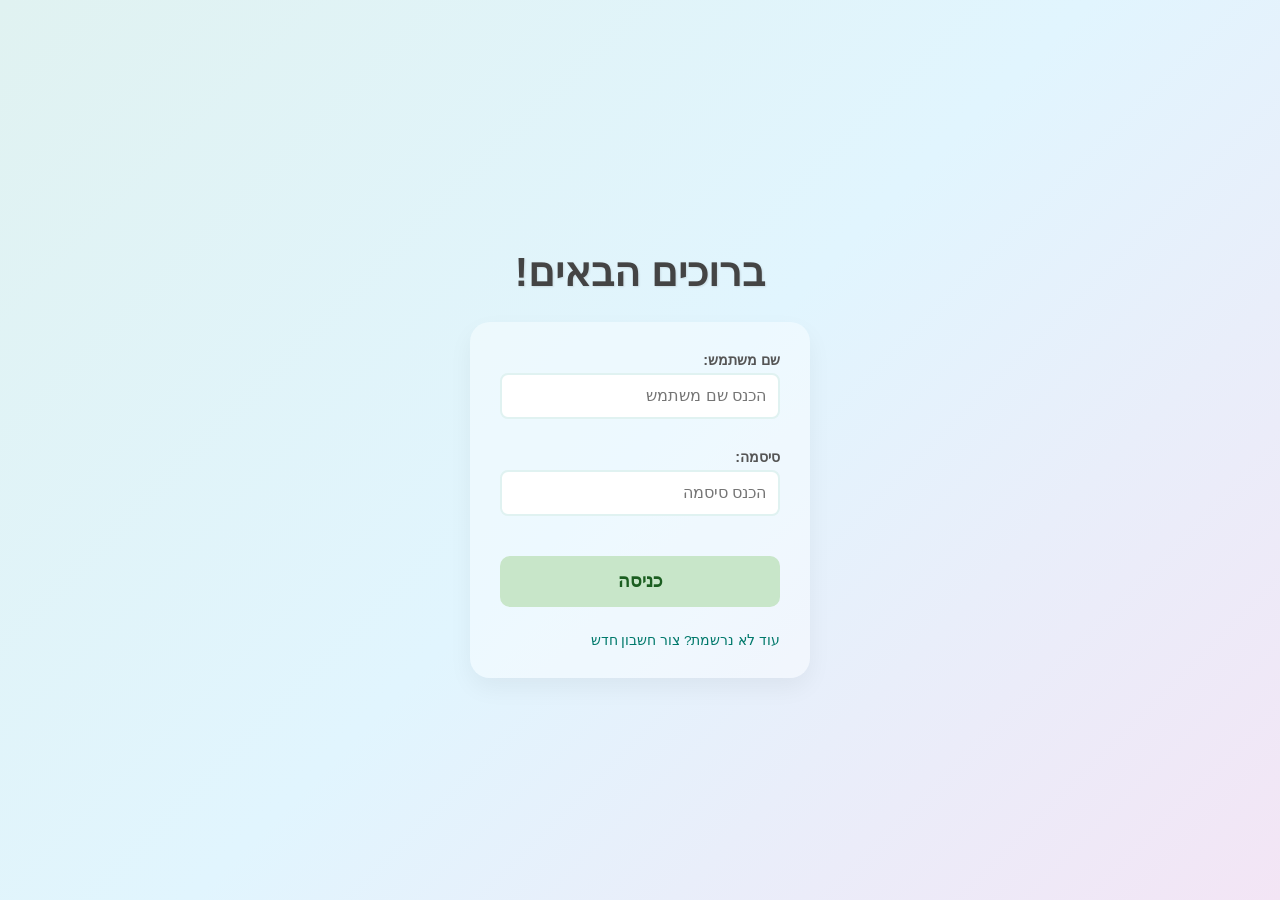
<file: index.html>
<!DOCTYPE html>
<html lang="he" dir="rtl">
<head>
    <meta charset="UTF-8">
    <script>
        // בדיקה מיידית: האם יש משתמש ב-session?
        if (!sessionStorage.getItem("current_user")) {
            // אם אין משתמש, אנחנו מסתירים את הגוף של הדף כדי שלא יראו כלום לשבריר שנייה
            document.documentElement.style.display = 'none';
            // ומעבירים מיד לדף ההתחברות
            window.location.href = "log in/login.html";
        }
    </script>
    <link rel="stylesheet" href="style.css">
    <title>מרכז המשחקים</title>
</head>
<body>
        <img src="תמונות/לוגו כללי.png" alt="לוגו 2048" class="game-logo" height="250" width="250" >

    <h1>מה נשחק היום?</h1>
    <div class="menu-container">
        <a href="lobby/memory_lobby.html" class="btn btn-memory">משחק זיכרון</a>
        <a href="lobby/bulls_lobby.html" class="btn btn-bulls">בול פגיעה</a>
        <a href="lobby/2048_lobby.html" class="btn btn-2048">משחק 2048</a>
    </div>
</body>
</html>
</file>
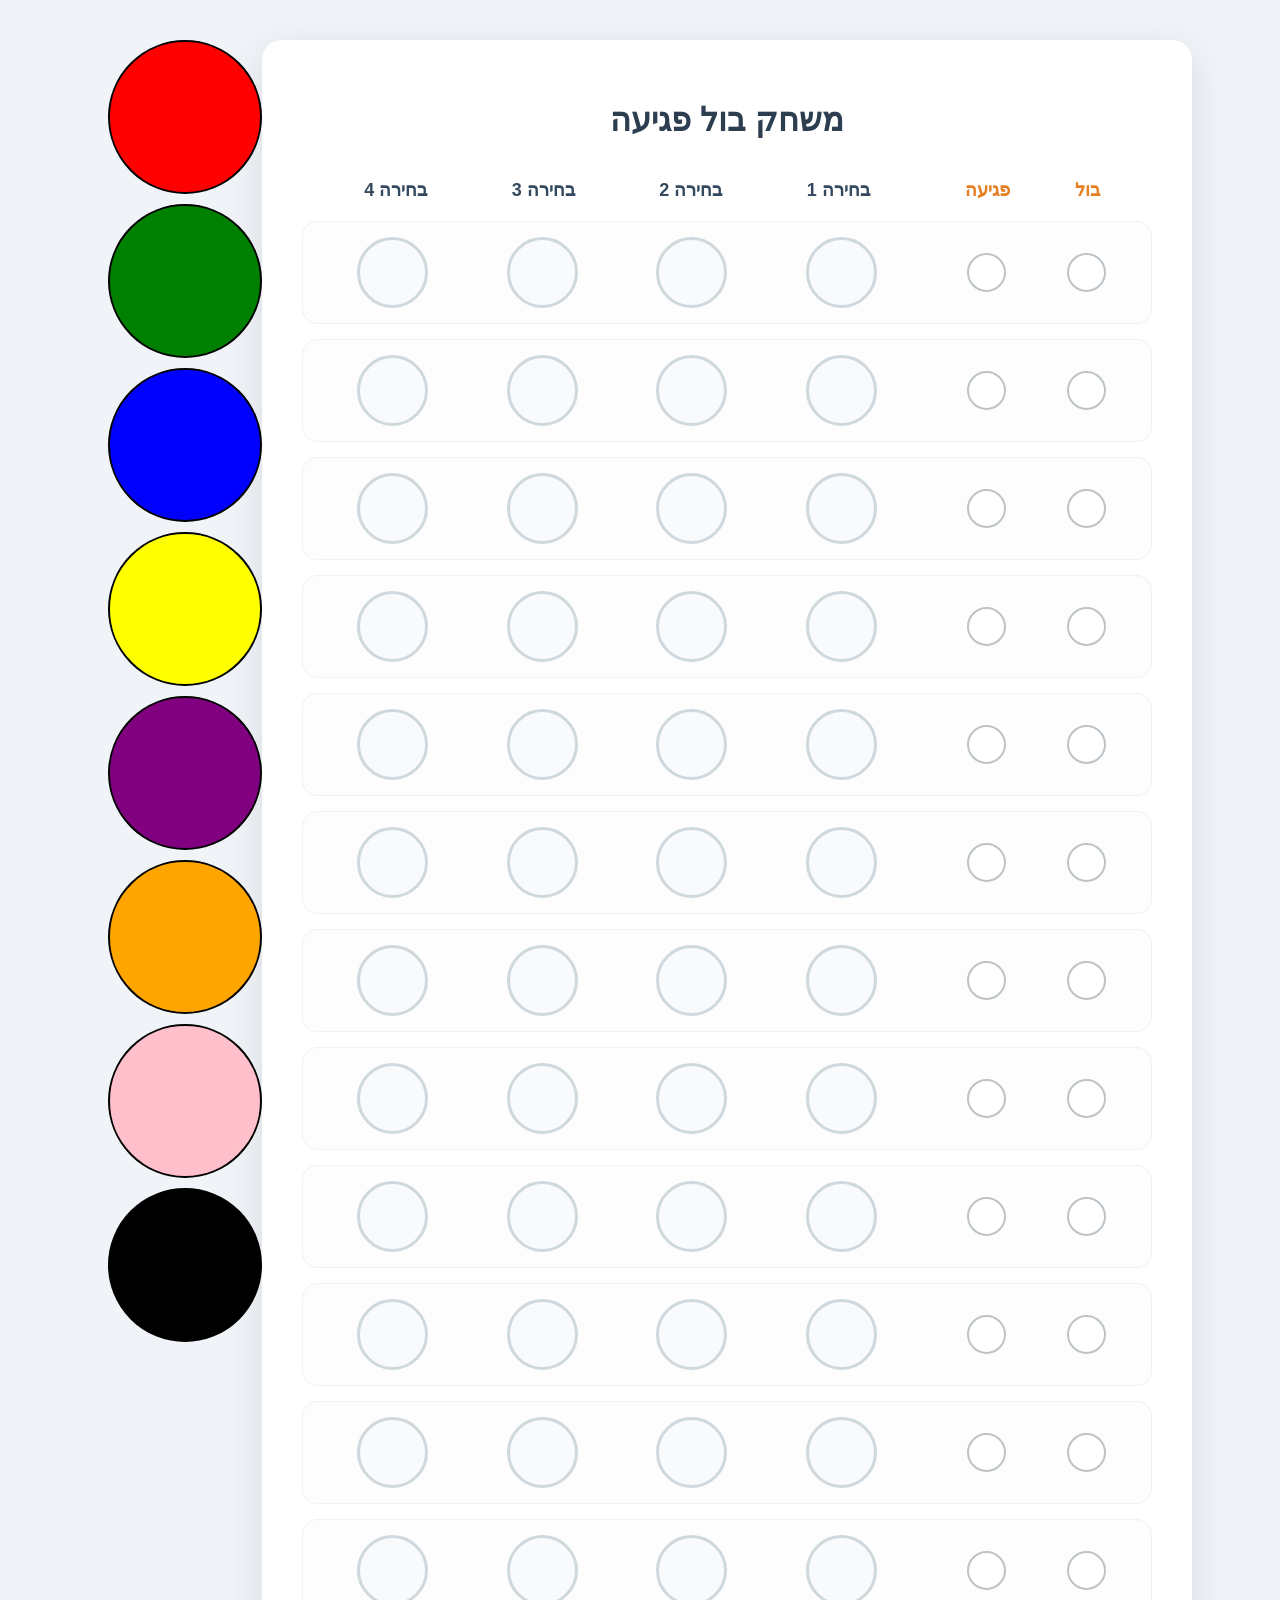
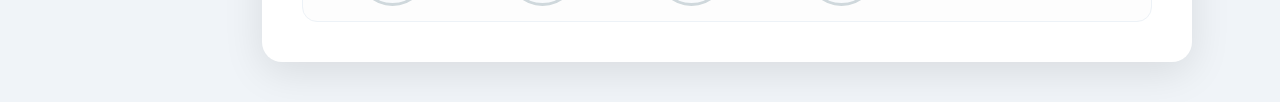
<file: בול פגיעה/index.html>
<!DOCTYPE html>
 <html lang="en">
 <head>
    <meta charset="UTF-8">
    <meta name="viewport" content="width=device-width, initial-scale=1.0">
    <title>Document</title>
    <link rel="stylesheet" href="index.css">
     <script defer src="index.js"></script>

 </head>
 <body>
<div class="game-container">
        <h1>משחק בול פגיעה</h1>
        
        <div class="table-header">
            <div class="score-labels">
                <span>בול</span>
                <span>פגיעה</span>
            </div>
            <div class="choice-labels">
                <span>בחירה 1</span>
                <span>בחירה 2</span>
                <span>בחירה 3</span>
                <span>בחירה 4</span>
            </div>
        </div>

        <div class="board">
            <div class="game-row">
                <div class="score-section">
                    <div class="a1"></div>
                    <div class="b1"></div>
                </div>
                <div class="choice-section">
                    <div class="1"></div>
                    <div class="2"></div>
                    <div class="3"></div>
                    <div class="4"></div>
                </div>
            </div>

            <div class="game-row">
                <div class="score-section">
                    <div class="a2"></div>
                    <div class="b2"></div>
                </div>
                <div class="choice-section">
                    <div class="5"></div>
                    <div class="6"></div>
                    <div class="7"></div>
                    <div class="8"></div>
                </div>
            </div>

            <div class="game-row">
                <div class="score-section">
                    <div class="a3"></div>
                    <div class="b3"></div>
                </div>
                <div class="choice-section">
                    <div class="9"></div>
                    <div class="10"></div>
                    <div class="11"></div>
                    <div class="12"></div>
                </div>
            </div>

            <div class="game-row">
                <div class="score-section">
                    <div class="a4"></div>
                    <div class="b4"></div>
                </div>
                <div class="choice-section">
                    <div class="13"></div>
                    <div class="14"></div>
                    <div class="15"></div>
                    <div class="16"></div>
                </div>
            </div>

            <div class="game-row">
                <div class="score-section">
                    <div class="a5"></div>
                    <div class="b5"></div>
                </div>
                <div class="choice-section">
                    <div class="17"></div>
                    <div class="18"></div>
                    <div class="19"></div>
                    <div class="20"></div>
                </div>
            </div>

            <div class="game-row">
                <div class="score-section">
                    <div class="a6"></div>
                    <div class="b6"></div>
                </div>
                <div class="choice-section">
                    <div class="21"></div>
                    <div class="22"></div>
                    <div class="23"></div>
                    <div class="24"></div>
                </div>
            </div>

            <div class="game-row">
                <div class="score-section">
                    <div class="a7"></div>
                    <div class="b7"></div>
                </div>
                <div class="choice-section">
                    <div class="25"></div>
                    <div class="26"></div>
                    <div class="27"></div>
                    <div class="28"></div>
                </div>
            </div>

            <div class="game-row">
                <div class="score-section">
                    <div class="a8"></div>
                    <div class="b8"></div>
                </div>
                <div class="choice-section">
                    <div class="29"></div>
                    <div class="30"></div>
                    <div class="31"></div>
                    <div class="32"></div>
                </div>
            </div>

            <div class="game-row">
                <div class="score-section">
                    <div class="a9"></div>
                    <div class="b9"></div>
                </div>
                <div class="choice-section">
                    <div class="33"></div>
                    <div class="34"></div>
                    <div class="35"></div>
                    <div class="36"></div>
                </div>
            </div>

            <div class="game-row">
                <div class="score-section">
                    <div class="a10"></div>
                    <div class="b10"></div>
                </div>
                <div class="choice-section">
                    <div class="37"></div>
                    <div class="38"></div>
                    <div class="39"></div>
                    <div class="40"></div>
                </div>
            </div>

            <div class="game-row">
                <div class="score-section">
                    <div class="a11"></div>
                    <div class="b11"></div>
                </div>
                <div class="choice-section">
                    <div class="41"></div>
                    <div class="42"></div>
                    <div class="43"></div>
                    <div class="44"></div>
                </div>
            </div>

            <div class="game-row">
                <div class="score-section">
                    <div class="a12"></div>
                    <div class="b12"></div>
                </div>
                <div class="choice-section">
                    <div class="45"></div>
                    <div class="46"></div>
                    <div class="47"></div>
                    <div class="48"></div>
                </div>
            </div>
        </div>
    </div>
        <div class="colors">
            <!-- Color squares can go here if needed -->
        </div>
    </div>
    
 </body>
 </html>
</file>
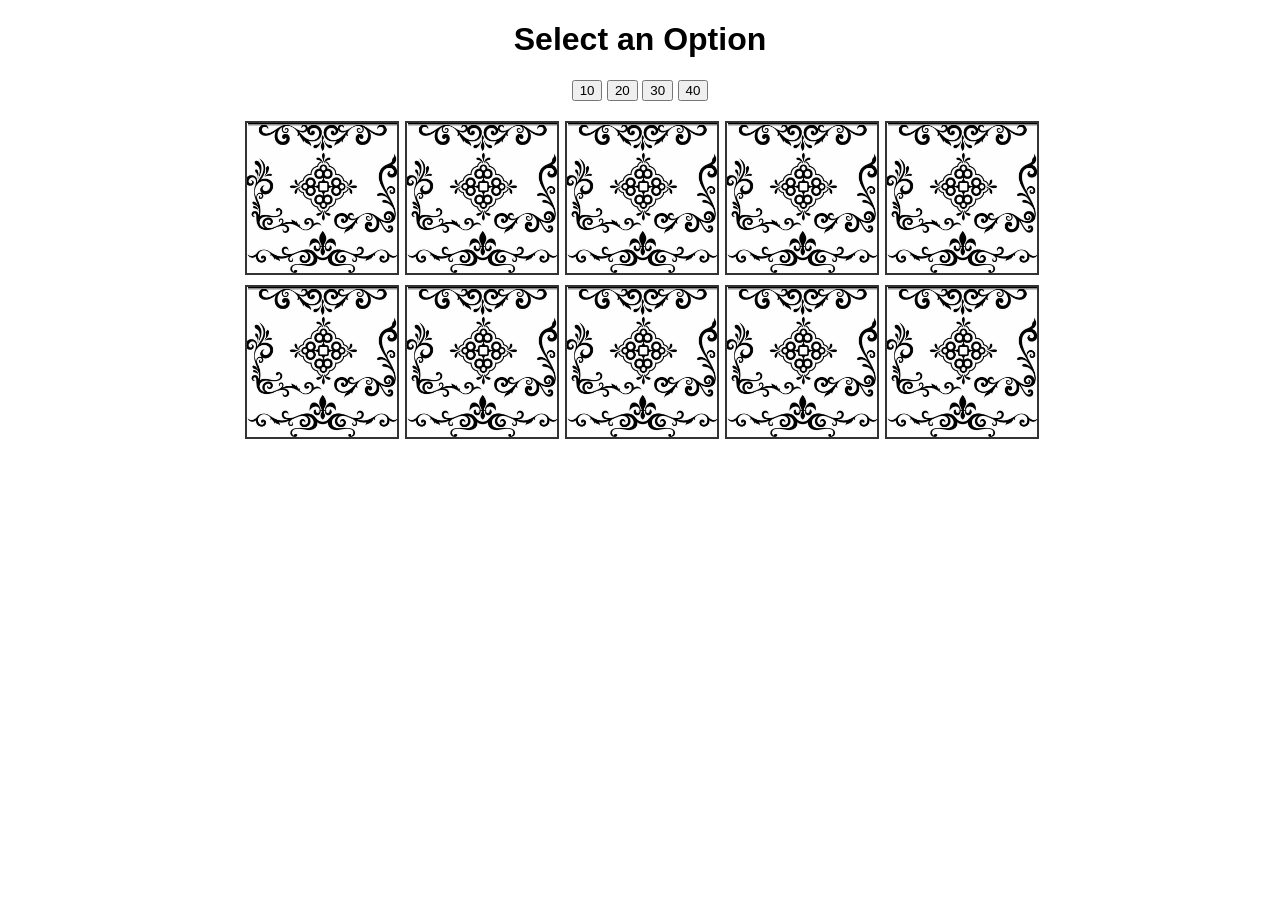
<file: משחק זכרון/GAME-26.12/index.html>
<!DOCTYPE html>
<html lang="en">
<head>
    <meta charset="UTF-8">
    <meta name="viewport" content="width=device-width, initial-scale=1.0">
    <title>Document</title>
    <link rel="stylesheet" href="index.css">
</head>
<body>
    <h1>Select an Option</h1>
    <div class="radio-group">
        <!-- <label class="radio-button">
            <input type="radio" name="options" value="10"> 10
        </label>
        <label class="radio-button">
            <input type="radio" name="options" value="20"> 20
        </label>
        <label class="radio-button">
            <input type="radio" name="options" value="30"> 30
        </label>
        <label class="radio-button">
            <input type="radio" name="options" value="40"> 40
        </label> -->
        <button id="10">10</button>
        <button id="20">20</button>
        <button id="30">30</button>
        <button id="40">40</button>
    </div>
    
    <div class="conteainer">
        
    </div>


</body>
<script src="index.js"></script>
</html>
</file>
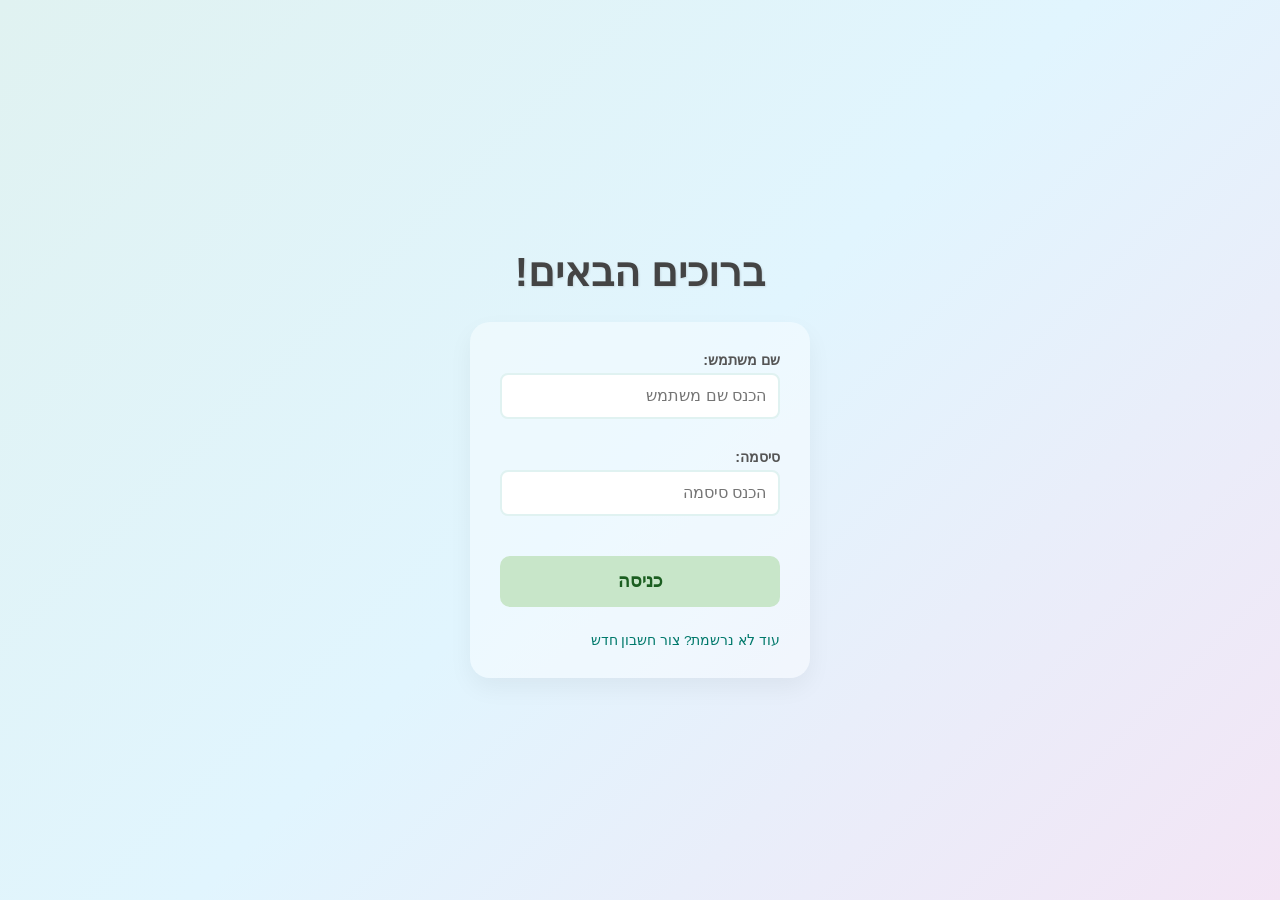
<file: 2048_lobby.html>
<!DOCTYPE html>
<html lang="he" dir="rtl">
<head>
    <meta charset="UTF-8">
    <script>
        // בדיקה מיידית: האם יש משתמש ב-session?
        if (!sessionStorage.getItem("current_user")) {
            // אם אין משתמש, אנחנו מסתירים את הגוף של הדף כדי שלא יראו כלום לשבריר שנייה
            document.documentElement.style.display = 'none';
            // ומעבירים מיד לדף ההתחברות
            window.location.href = "login.html";
        }
    </script>
    <link rel="stylesheet" href="style.css">
    <title>לובי - 2048</title>
</head>
<body>
            <img src="לוגו 2048.jpg" alt="לוגו 2048" class="game-logo" height="250" width="250" >

    <h1>משחק 2048</h1>
    <p>המטרה: להשתמש בחיצים כדי לחבר מספרים זהים ולהגיע ל-2048!</p>
    <div class="menu-container">
        <a href="Game_board.html" class="btn btn-start">התחל משחק</a>
        <a href="menu.html" class="btn btn-back">חזור לתפריט</a>
    </div>
</body>
</html>
</file>
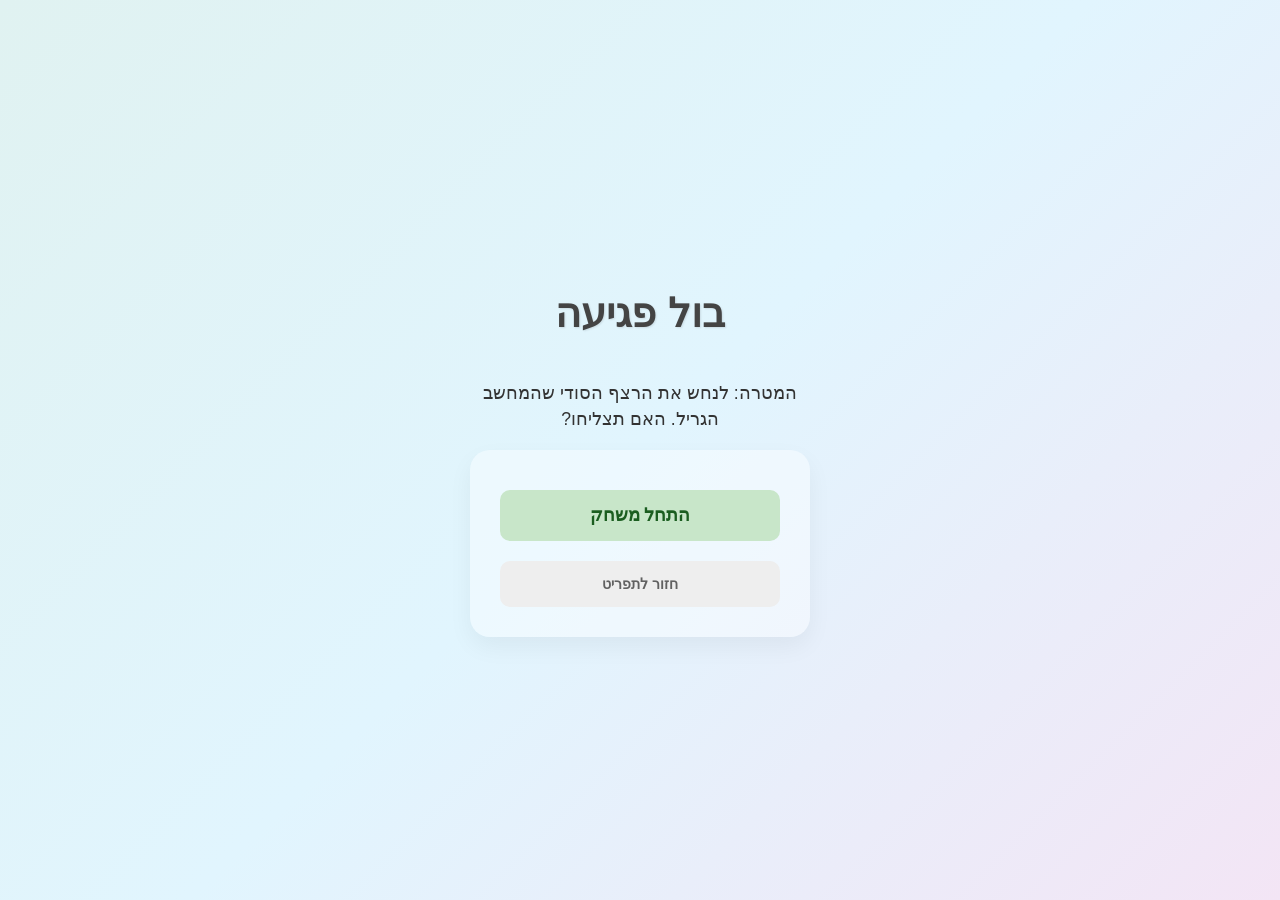
<file: bulls_lobby.html>
<!DOCTYPE html>
<html lang="he" dir="rtl">
<head>
    <meta charset="UTF-8">
    <link rel="stylesheet" href="style.css">
    <title>לובי - בול פגיעה</title>
</head>
<body>
    <h1>בול פגיעה</h1>
    <p>המטרה: לנחש את הרצף הסודי שהמחשב הגריל. האם תצליחו?</p>
    <div class="menu-container">
        <a href="/בול פגיעה/index.html" class="btn btn-start">התחל משחק</a>
        <a href="menu.html" class="btn btn-back">חזור לתפריט</a>
    </div>
</body>
</html>
</file>
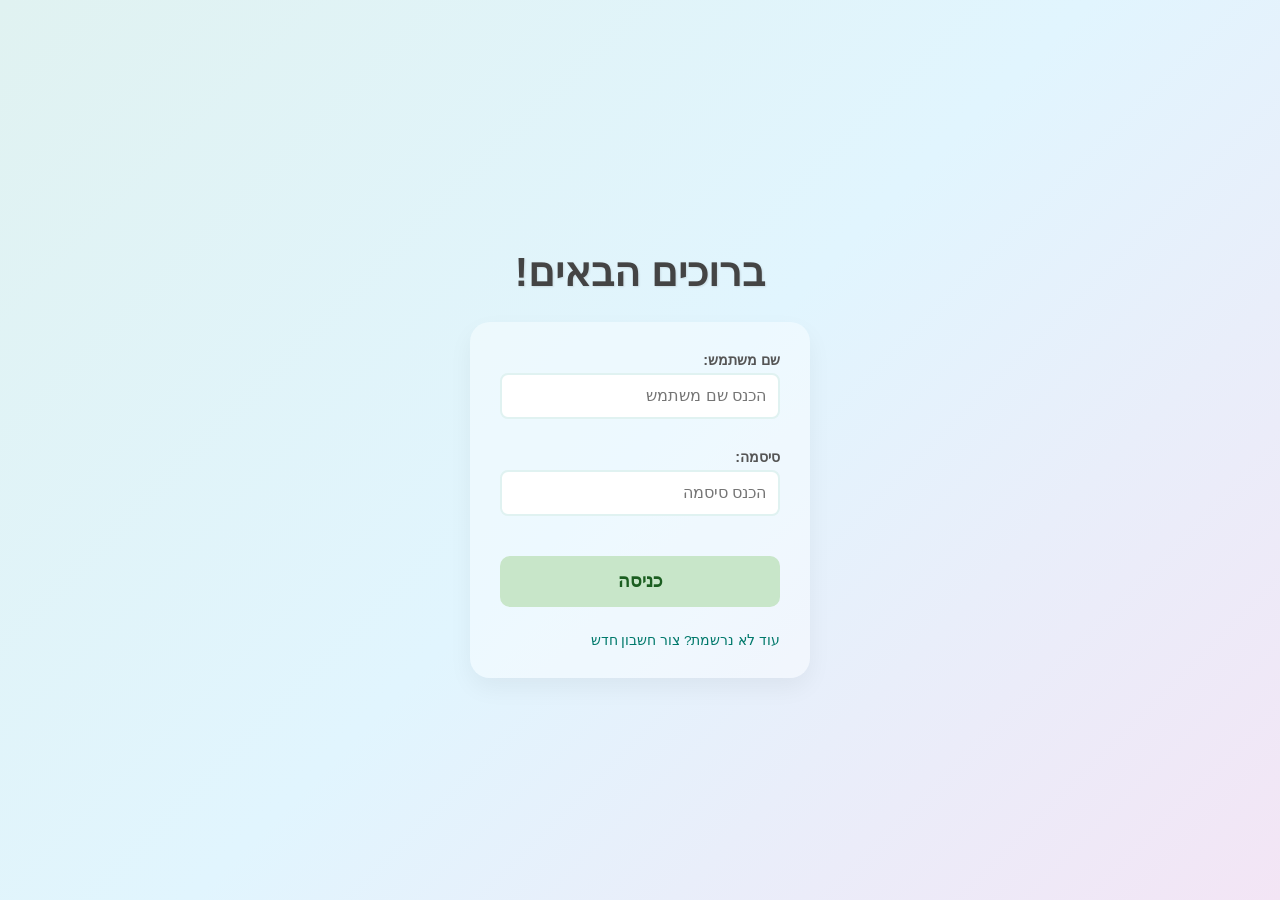
<file: Game_board.html>
<!DOCTYPE html>
 <html lang="en">
 <head>
    <meta charset="UTF-8">
    <meta name="viewport" content="width=device-width, initial-scale=1.0">
    <title>2048 Game</title>
    <link rel="stylesheet" href="./Game_board.css">
    <script src="./Game_board.js" defer></script>
 </head>
 
 <body> 

    <div class="game-container">
        <div class="header">
            <div class="scores-wrapper">
                <div class="score-box">
                    <div class="label">ניקוד</div>
                    <div id="current-score">0</div>
                </div>
                <div class="score-box">
                    <div class="label">שיא</div>
                    <div id="best-score">0</div>
                </div>
            </div>
            <div class="score-box">
        <div class="label">זמן משחק</div>
        <div id="game-timer">00:00</div>
    </div>
        </div>
        
        <div class="game-container">
        <h1>2048</h1>
        <div class="board">
    <div id="0"   class="cell" data-value="0"></div>
    <div id="1" class="cell" data-value="0"></div>
    <div id="2" class="cell" data-value="0"></div>
    <div id="3" class="cell" data-value="0"></div>

    <div id="4" class="cell" data-value="0"></div>
    <div id="5" class="cell" data-value="0"></div>
    <div id="6" class="cell" data-value="0"></div>
    <div id="7" class="cell" data-value="0"></div>

    <div id="8" class="cell" data-value="0"></div>
    <div id="9" class="cell" data-value="0"></div>
    <div id="10" class="cell" data-value="0"></div>
    <div id="11" class="cell" data-value="0"></div>
    
    <div id="12" class="cell" data-value="0"></div>
    <div id="13" class="cell" data-value="0"></div>
    <div id="14" class="cell" data-value="0"></div>
    <div id="15" class="cell" data-value="0"></div>
</div>
    </div>

   <button class="restart-btn" onclick="location.reload()">משחק חדש</button>
        <a href="menu.html" class="btn btn-back">חזור לתפריט</a>
<div id="modal-overlay" class="overlay">
    <div class="modal-card">
        <span class="close-btn" onclick="closeModal()">&times;</span>
        <h2>כל הכבוד! 🏆</h2>
        <div class="stats-container">
            <p>ניקוד סופי: <strong id="final-score">0</strong></p>
            <p>זמן משחק: <strong id="play-time">0</strong> שניות</p>
        </div>
        <button class="retry-btn" onclick="location.reload()">שחק שוב</button>
    </div>
</div>


<div id="win-modal" class="win-overlay">
    <div class="win-card">
        <div class="confetti-icon">🎊</div>
        <h2 class="win-title">ניצחון מוחץ!</h2>
        <hr class="divider">
        <div class="stats-grid">
            <div class="stat-item">
                <span class="stat-label">ניקוד</span>
                <span id="win-score" class="stat-value">0</span>
            </div>
            <div class="stat-item">
                <span class="stat-label">זמן</span>
                <span id="win-time" class="stat-value">0</span>
            </div>
        </div>
        <button class="win-btn" onclick="location.reload()">שיחקת אותה! שוב?</button>
        <span class="close-x" onclick="document.getElementById('win-modal').style.display='none'">&times;</span>
    </div>
</div>
 </body>
 </html>
</file>
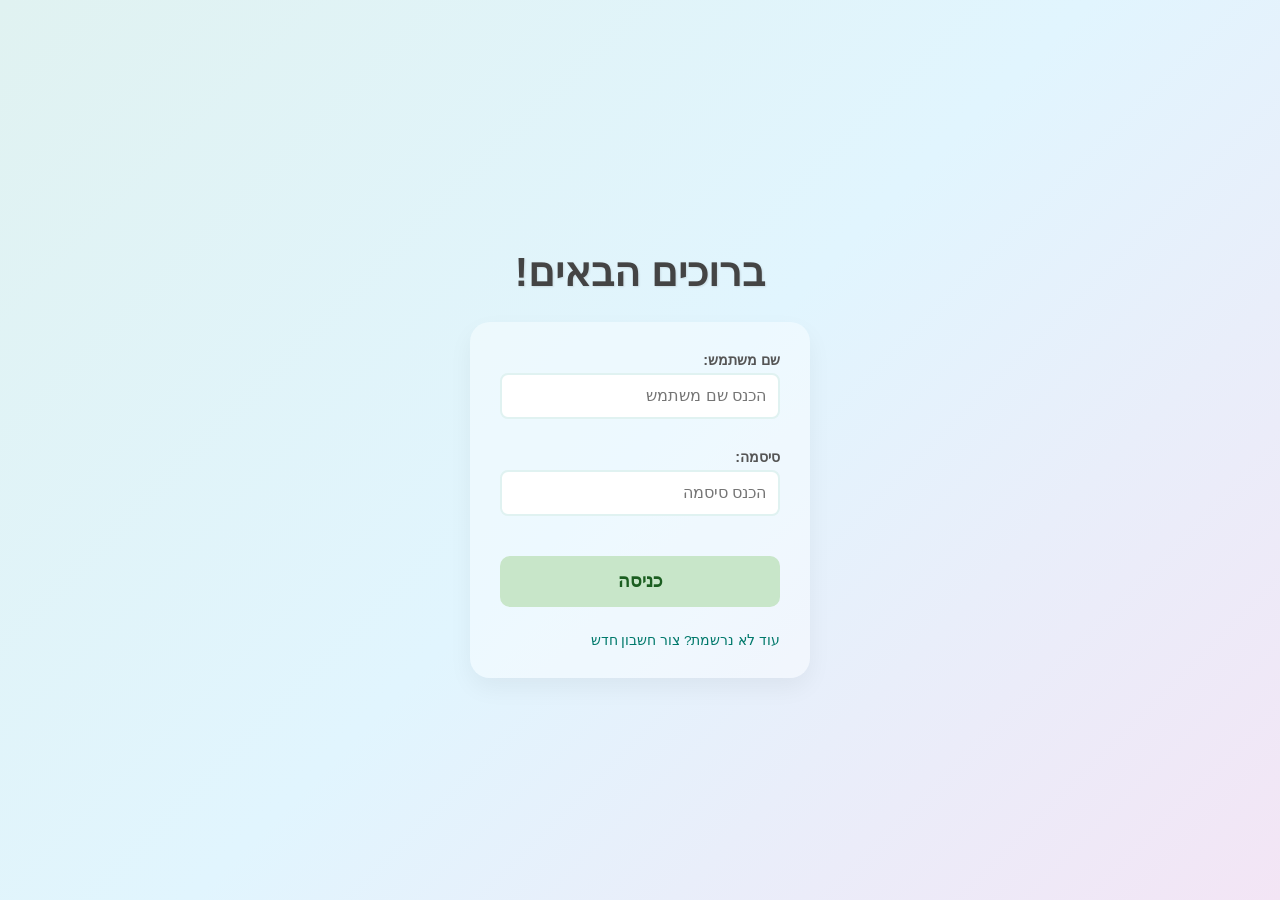
<file: login.html>
<!DOCTYPE html>
<html lang="he" dir="rtl">
<head>
    <meta charset="UTF-8">
    <link rel="stylesheet" href="/style.css">
    <script defer src="/login.js"></script>
    <title>כניסה למשחקים</title>
</head>
<body>

    <h1>ברוכים הבאים!</h1>
    <div class="menu-container">
        <div class="form-group">
            <label>שם משתמש:</label>
            <input id="username" type="text" placeholder="הכנס שם משתמש" required>
        </div>
        <div class="form-group">
            <label>סיסמה:</label>
            <input id="password" type="password" placeholder="הכנס סיסמה" required>
        </div>
        <a  class="btn btn-start" onclick="login()">כניסה</a>
        <!-- <a href="register.html" class="link-text" >עוד לא נרשמת? צור חשבון חדש</a> -->
        <a href="register.html" class="link-text" >עוד לא נרשמת? צור חשבון חדש</a>
    </div>
</body>
</html>
</file>
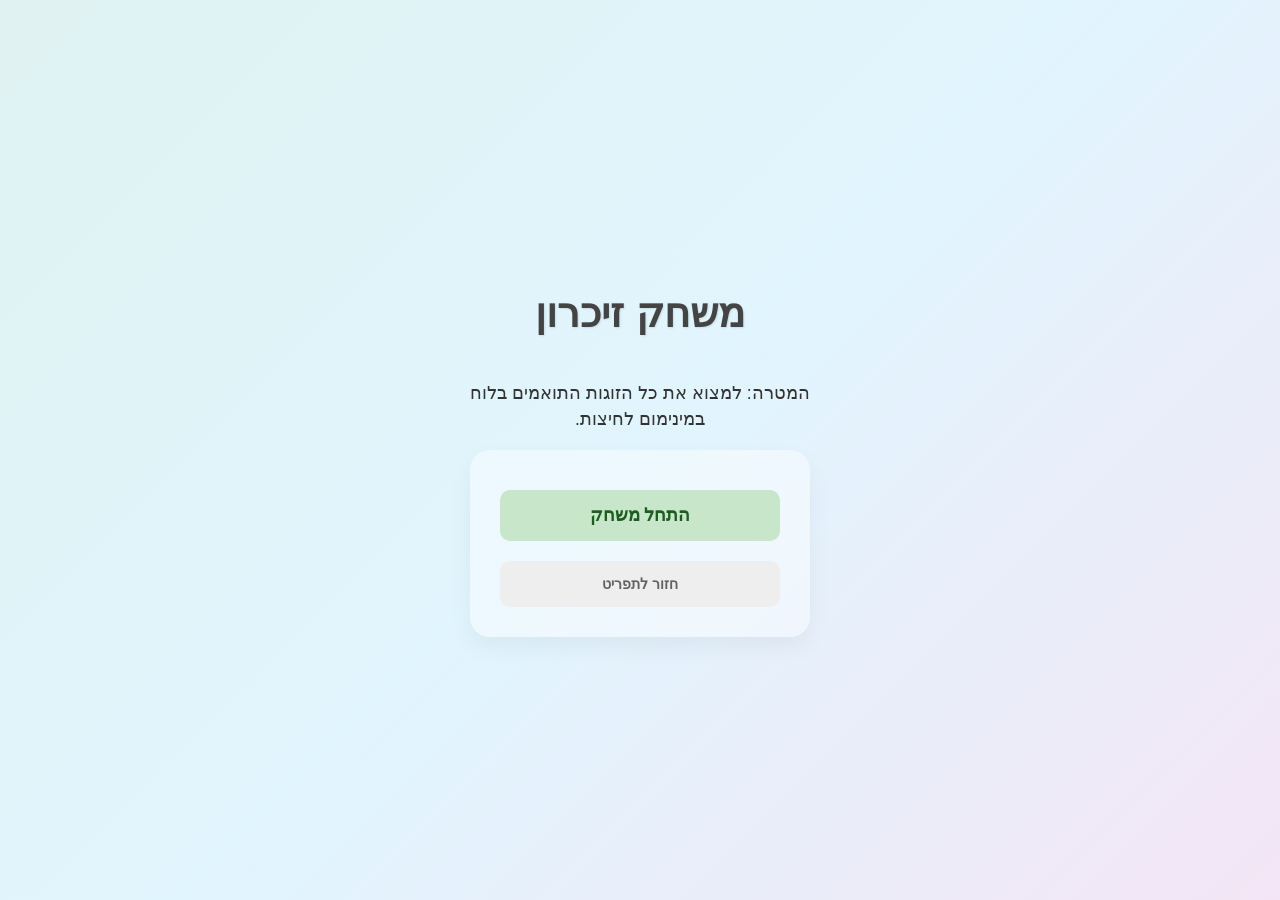
<file: memory_lobby.html>
<!DOCTYPE html>
<html lang="he" dir="rtl">
<head>
    <meta charset="UTF-8">
    <link rel="stylesheet" href="style.css">
    <title>לובי - משחק זיכרון</title>
</head>
<body>
    <h1>משחק זיכרון</h1>
    <p>המטרה: למצוא את כל הזוגות התואמים בלוח במינימום לחיצות.</p>
    <div class="menu-container">
        <a href="/משחק זכרון/GAME-26.12/index.html" class="btn btn-start">התחל משחק</a>
        <a href="menu.html" class="btn btn-back">חזור לתפריט</a>
    </div>
</body>
</html>
</file>
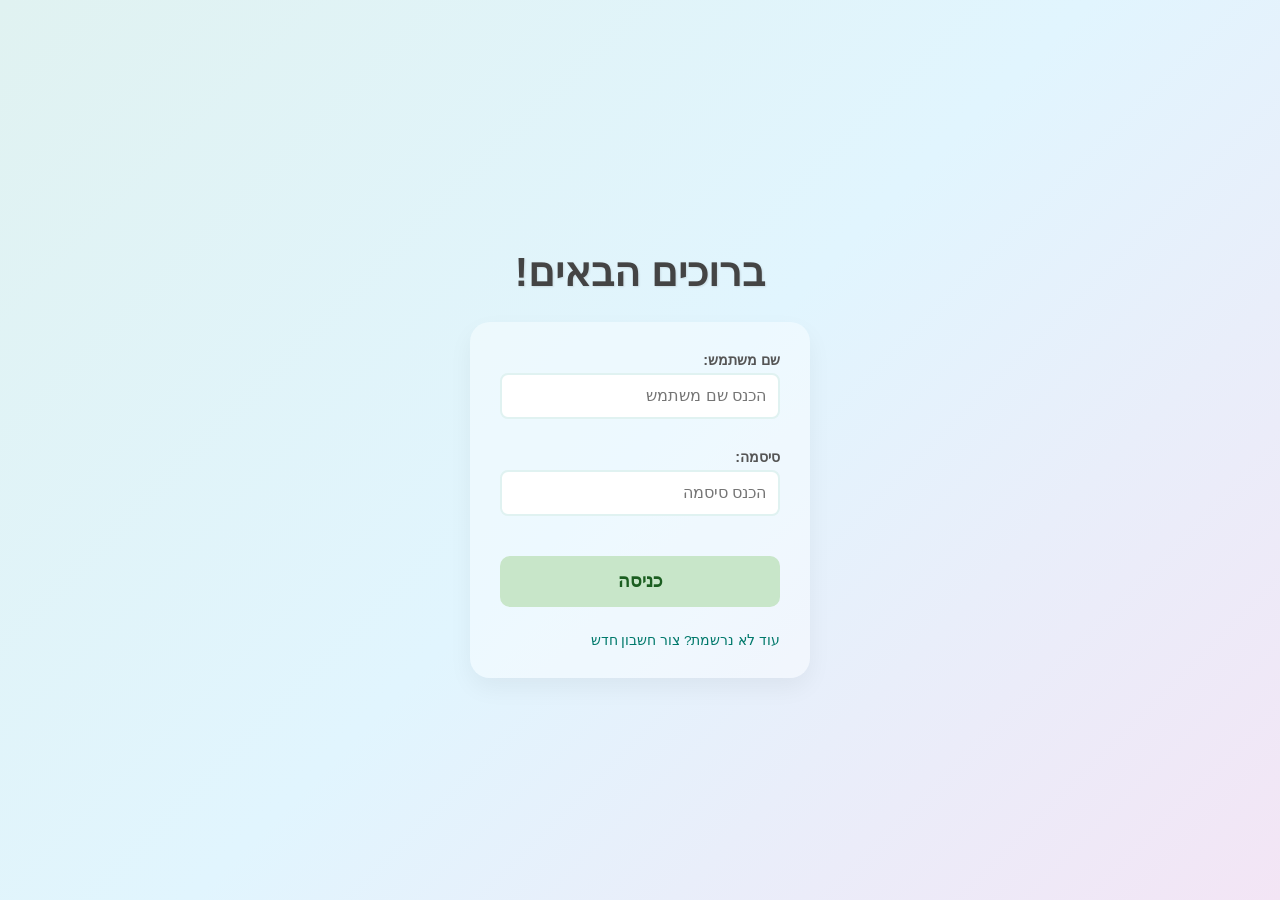
<file: lobby/2048_lobby.html>
<!DOCTYPE html>
<html lang="he" dir="rtl">
<head>
    <meta charset="UTF-8">
    <script>
        // בדיקה מיידית: האם יש משתמש ב-session?
        if (!sessionStorage.getItem("current_user")) {
            // אם אין משתמש, אנחנו מסתירים את הגוף של הדף כדי שלא יראו כלום לשבריר שנייה
            document.documentElement.style.display = 'none';
            // ומעבירים מיד לדף ההתחברות
            window.location.href = "/log in/login.html";
        }
    </script>
    <link rel="stylesheet" href="../style.css">
    <title>לובי - 2048</title>
</head>
<body>
            <img src="../תמונות/לוגו 2048.jpg" alt="לוגו 2048" class="game-logo" height="250" width="250" >

    <h1>משחק 2048</h1>
    <p>המטרה: להשתמש בחיצים כדי לחבר מספרים זהים ולהגיע ל-2048!</p>
    <div class="menu-container">
        <a href="../משחק 2048/Game_board.html" class="btn btn-start">התחל משחק</a>
        <a href="/menu.html" class="btn btn-back">חזור לתפריט</a>
    </div>
</body>
</html>
</file>
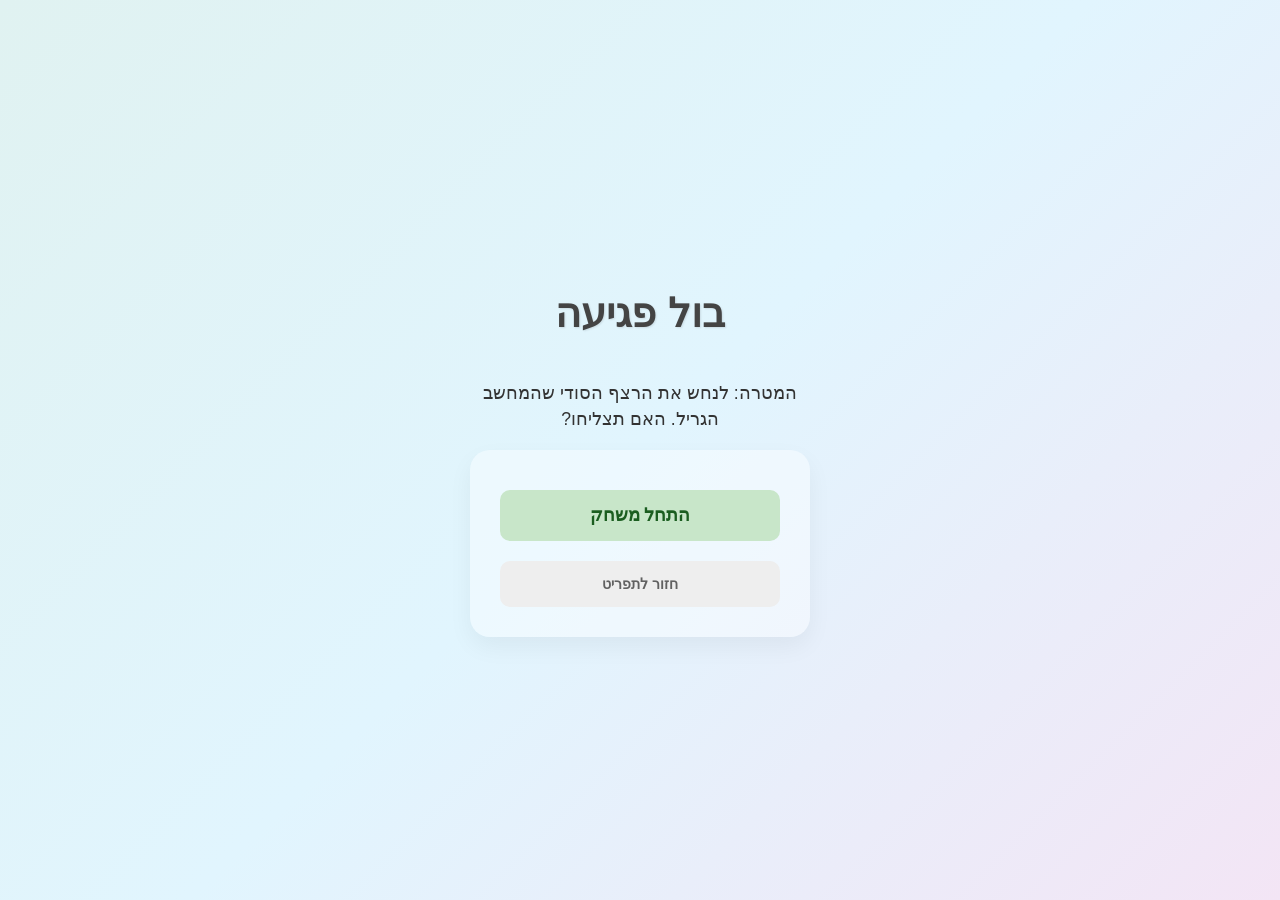
<file: lobby/bulls_lobby.html>
<!DOCTYPE html>
<html lang="he" dir="rtl">
<head>
    <meta charset="UTF-8">
    <link rel="stylesheet" href="../style.css">
    <title>לובי - בול פגיעה</title>
</head>
<body>
    <h1>בול פגיעה</h1>
    <p>המטרה: לנחש את הרצף הסודי שהמחשב הגריל. האם תצליחו?</p>
    <div class="menu-container">
        <a href="../בול פגיעה/index.html" class="btn btn-start">התחל משחק</a>
        <a href="/menu.html" class="btn btn-back">חזור לתפריט</a>
    </div>
</body>
</html>
</file>
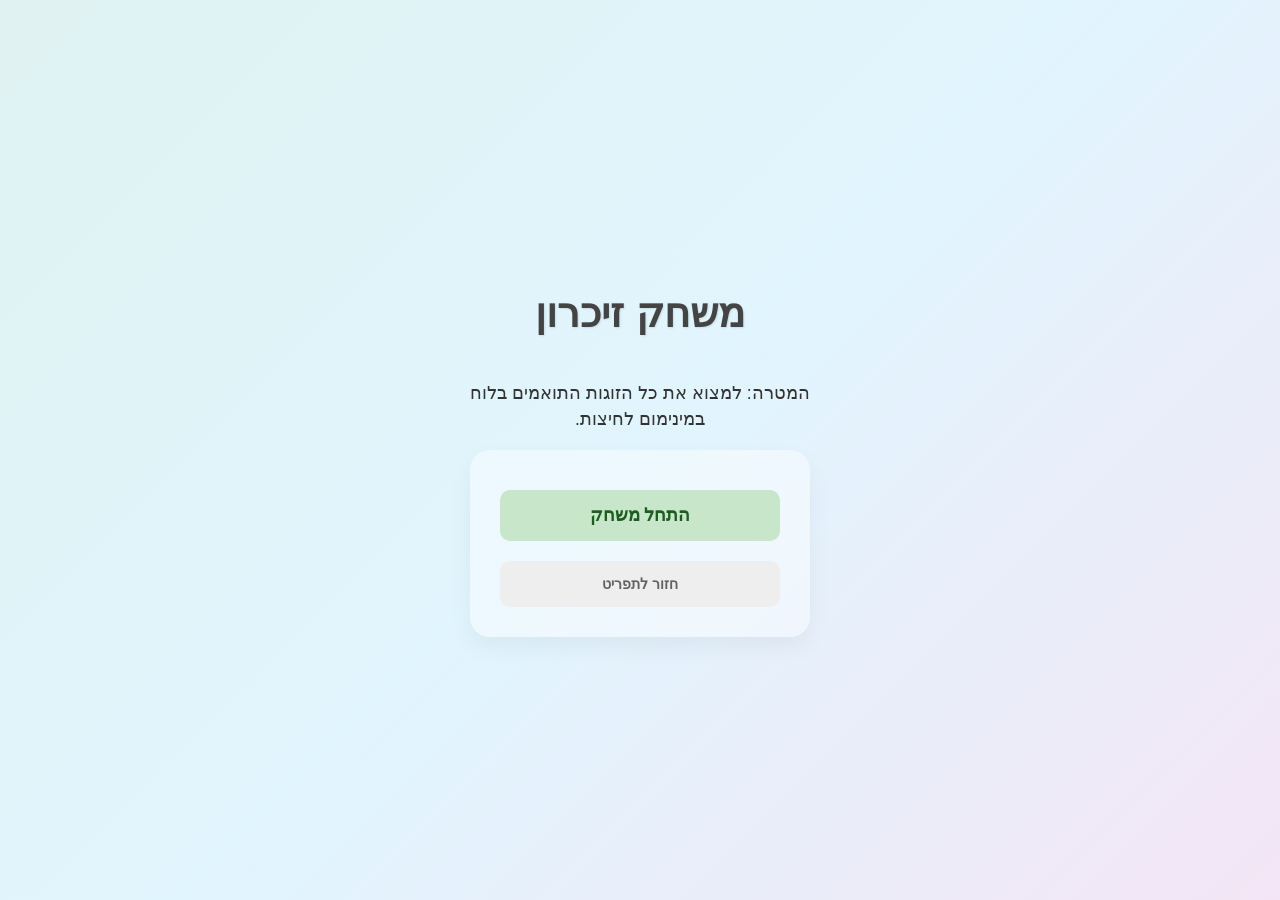
<file: lobby/memory_lobby.html>
<!DOCTYPE html>
<html lang="he" dir="rtl">
<head>
    <meta charset="UTF-8">
    <link rel="stylesheet" href="../style.css">
    <title>לובי - משחק זיכרון</title>
</head>
<body>
    <h1>משחק זיכרון</h1>
    <p>המטרה: למצוא את כל הזוגות התואמים בלוח במינימום לחיצות.</p>
    <div class="menu-container">
        <a href="../משחק זכרון/GAME-26.12/index.html" class="btn btn-start">התחל משחק</a>
        <a href="/menu.html" class="btn btn-back">חזור לתפריט</a>
    </div>
</body>
</html>
</file>
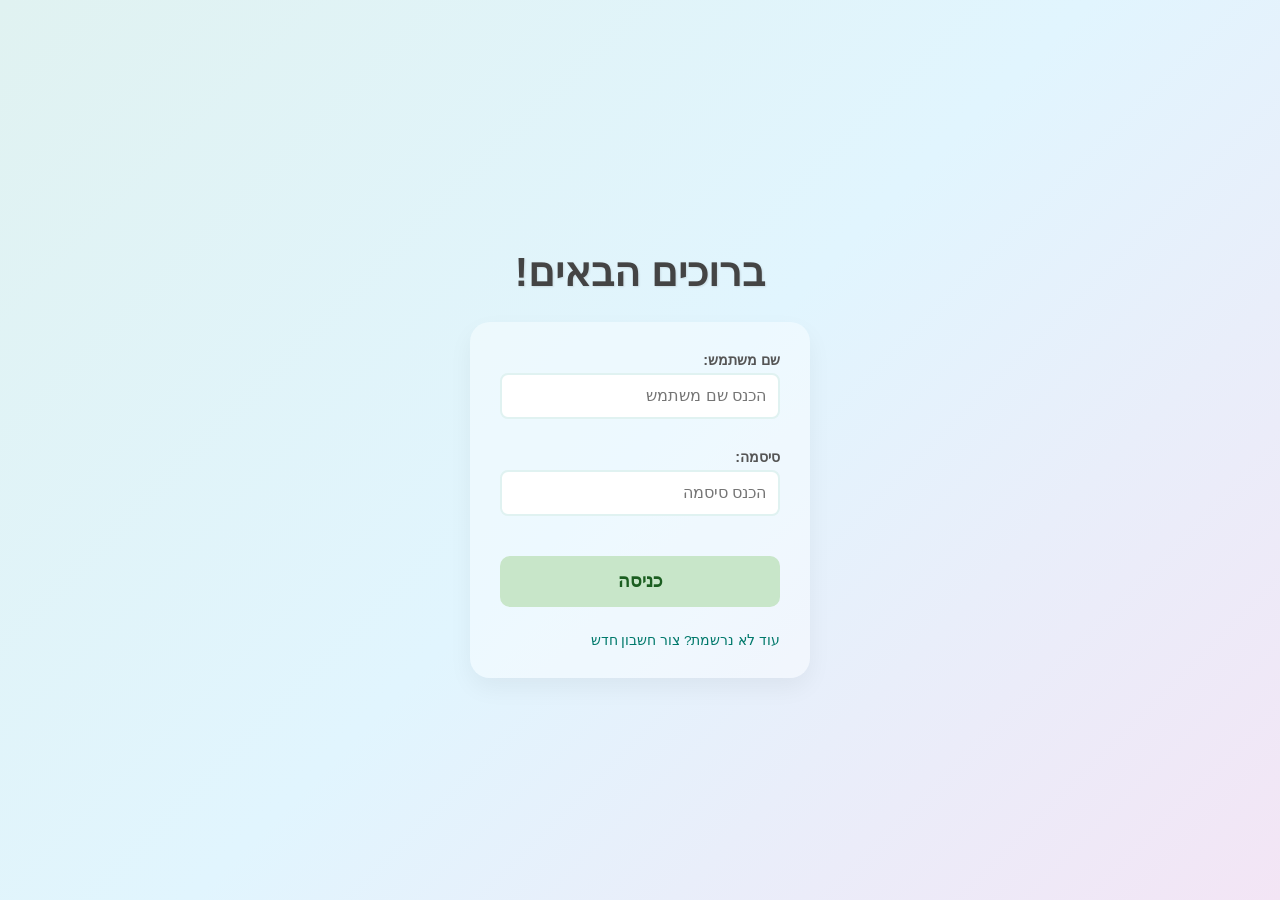
<file: log in/login.html>
<!DOCTYPE html>
<html lang="he" dir="rtl">
<head>
    <meta charset="UTF-8">
    <link rel="stylesheet" href="../style.css">
    <script defer src="login.js"></script>
    <title>כניסה למשחקים</title>
</head>
<body>

    <h1>ברוכים הבאים!</h1>
    <div class="menu-container">
        <div class="form-group">
            <label>שם משתמש:</label>
            <input id="username" type="text" placeholder="הכנס שם משתמש" required>
        </div>
        <div class="form-group">
            <label>סיסמה:</label>
            <input id="password" type="password" placeholder="הכנס סיסמה" required>
        </div>
        <a  class="btn btn-start" onclick="login()">כניסה</a>
        <!-- <a href="register.html" class="link-text" >עוד לא נרשמת? צור חשבון חדש</a> -->
        <a href="../regiester/register.html" class="link-text" >עוד לא נרשמת? צור חשבון חדש</a>
    </div>
</body>
</html>
</file>
<file: style.css>
body {
    font-family: 'Segoe UI', Tahoma, Geneva, Verdana, sans-serif;
    /* רקע צבעוני עדין שלא נחסם */
    background: linear-gradient(135deg, #e0f2f1 0%, #e1f5fe 50%, #f3e5f5 100%);
    background-attachment: fixed;
    display: flex;
    flex-direction: column;
    align-items: center;
    justify-content: center;
    height: 100vh;
    margin: 0;
    color: #333;
    direction: rtl;
}

h1 {
    font-size: 2.5rem;
    color: #444;
    text-shadow: 1px 1px 2px rgba(0,0,0,0.1);
}

.menu-container {
    display: flex;
    flex-direction: column;
    gap: 15px;
    width: 280px;
    background: rgba(255, 255, 255, 0.4);
    padding: 30px;
    border-radius: 20px;
    box-shadow: 0 10px 25px rgba(0,0,0,0.05);
}

.btn {
    padding: 15px;
    font-size: 1.1rem;
    font-weight: bold;
    border: none;
    border-radius: 10px;
    cursor: pointer;
    transition: all 0.2s ease;
    text-align: center;
    text-decoration: none;
    display: block;
}

.btn:hover {
    transform: translateY(-3px);
    box-shadow: 0 5px 15px rgba(0,0,0,0.1);
}

/* צבעי הכפתורים */
.btn-memory { background-color: #b2ebf2; color: #006064; }
.btn-bulls { background-color: #ffecb3; color: #5d4037; }
.btn-2048 { background-color: #bbdefb; color: #0d47a1; }
.btn-start { background-color: #c8e6c9; color: #1b5e20; margin-top: 10px; }
.btn-back { background-color: #eeeeee; color: #616161; font-size: 0.9rem; margin-top: 5px; }

p {
    font-size: 1.1rem;
    text-align: center;
    max-width: 350px;
    line-height: 1.5;
}



/*login and register*/
input {
    padding: 12px;
    border: 2px solid #e0f2f1;
    border-radius: 8px;
    font-size: 1rem;
    width: 100%;
    box-sizing: border-box; /* מבטיח שהפדינג לא יהרוס את הרוחב */
    outline: none;
    transition: border-color 0.2s;
}

input:focus {
    border-color: #80deea; /* צבע טורקיז עדין כשלוחצים על התיבה */
}

label {
    font-weight: bold;
    margin-bottom: 5px;
    display: block;
    text-align: right;
    font-size: 0.9rem;
    color: #555;
}

.form-group {
    margin-bottom: 15px;
    width: 100%;
}

.link-text {
    font-size: 0.85rem;
    margin-top: 10px;
    color: #00796b;
    text-decoration: none;
}

.link-text:hover {
    text-decoration: underline;
}


img{
        margin-bottom: 20px;
        margin-left: 1200px;
    border-radius: 50%;
    box-shadow: 0 4px 15px rgba(0,0,0,0.1);
}

/* ============================================================
   התאמה מלאה לטאבלטים וסמארטפונים - הכל מוגדל
   ============================================================ */

/* --- 1. הגדרות לטאבלטים (עד 1024 פיקסלים) --- */
@media (max-width: 1024px) {
    /* סידור הלוגו */
    img {
        margin: 20px auto !important;
        display: block !important;
        max-width: 250px;
        margin-left: auto !important; /* מבטל את ה-1200px */
    }

    /* הגדלת כותרות */
    h1 {
        font-size: 3.5rem !important;
        margin-bottom: 30px;
    }

    /* הגדלת מיכל התפריט */
    .menu-container {
        width: 85% !important;
        max-width: 550px !important;
        padding: 40px !important;
        gap: 25px !important;
    }

    /* הגדלת כפתורי המשחקים */
    .btn {
        font-size: 1.8rem !important;
        padding: 25px !important;
        border-radius: 20px !important;
    }

    /* --- אזור הכנסת פרטים (שם וסיסמה) --- */
    .form-group label {
        font-size: 1.8rem !important; /* אותיות ענקיות מעל התיבה */
        font-weight: 900 !important;
        margin-bottom: 15px !important;
    }

    input {
        height: 80px !important;      /* תיבה ענקית ונוחה */
        font-size: 1.7rem !important;  /* הטקסט בפנים ענק */
        padding: 0 25px !important;
        border: 3px solid #80deea !important;
        border-radius: 15px !important;
    }

    .form-group {
        margin-bottom: 35px !important;
    }

    /* הגדלת הקישור "כבר רשום" */
    .link-text {
        font-size: 1.6rem !important;
        font-weight: bold !important;
        margin-top: 30px !important;
        display: inline-block;
    }

    p {
        font-size: 1.5rem !important;
    }
}

/* --- 2. הגדרות לסמארטפונים (עד 480 פיקסלים) --- */
@media (max-width: 480px) {
    body {
        padding: 10px;
    }

    h1 {
        font-size: 2.8rem !important;
    }

    img {
        max-width: 180px;
    }

    .menu-container {
        width: 95% !important;
        padding: 25px 15px !important;
    }

    /* התאמת התיבות למסך קטן */
    input {
        height: 65px !important;
        font-size: 1.5rem !important;
    }

    .form-group label {
        font-size: 1.5rem !important;
    }

    .btn {
        font-size: 1.5rem !important;
        padding: 20px !important;
    }

    .link-text {
        font-size: 1.4rem !important;
    }
}
</file>
<file: בול פגיעה/index.css>
body {
    font-family: 'Segoe UI', Arial, sans-serif;
    background-color: #f0f4f8;
    display: flex;
    justify-content: center;
    padding: 40px;
    margin: 0;
    direction: rtl;
}

.game-container {
    background: white;
    padding: 40px;
    border-radius: 20px;
    box-shadow: 0 10px 40px rgba(0,0,0,0.1);
    width: 850px; 
}

h1 {
    text-align: center;
    color: #2c3e50;
    margin-bottom: 40px;
}

.table-header {
    display: flex;
    margin-bottom: 20px;
    padding: 0 20px;
}

.score-labels {
    display: flex;
    width: 200px;
    justify-content: space-around;
    font-weight: bold;
    color: #e67e22;
    font-size: 18px;
}

.choice-labels {
    display: flex;
    flex: 1;
    justify-content: space-around;
    font-weight: bold;
    color: #34495e;
    padding-right: 20px;
    font-size: 18px;
}

.board {
    display: flex;
    flex-direction: column;
    gap: 15px;
}

.game-row {
    display: flex;
    align-items: center;
    padding: 15px;
    background-color: #fdfdfd;
    border-radius: 15px;
    border: 1px solid #edf2f7;
}

.score-section {
    display: flex;
    width: 200px;
    justify-content: space-around;
}

/* עיצוב עיגולי הניקוד הקטנים (a, b) */
.score-section div {
    width: 35px;
    height: 35px;
    border-radius: 50%;
    border: 2px solid #bdc3c7;
    background-color: #fff;
}

.choice-section {
    display: flex;
    flex: 1;
    justify-content: space-around;
    padding-right: 20px;
}

/* עיצוב עיגולי הבחירה הגדולים (1-48) */
.choice-section div {
    width: 65px;
    height: 65px;
    border-radius: 50%;
    border: 3px solid #cfd8dc;
    background-color: #f8fafc;
    flex-shrink: 0;
}

.game-row:hover {
    background-color: #f1f7ff;
}



.colors {
    display: flex;
    flex-direction: column;
    margin-left: 20px;
   
}
.colors div{
     height: 150px;
    width: 150px;
    border-radius: 100%;
    flex-shrink: 0; 
    display: inline-block;
    margin-bottom: 10px;
    border: 2px solid black;
}
</file>
<file: משחק זכרון/GAME-26.12/index.css>
body {
    font-family: Arial, sans-serif;
    text-align: center;
}

.radio-group {
    margin-bottom: 20px;
}

.conteainer {
    display: grid;
    /* יוצר עמודות של 150 פיקסלים שמתאימות לרוחב המסך */
    grid-template-columns: repeat(auto-fill, 150px); 
    gap: 10px;
    justify-content: center;
    max-width: 800px;
    margin: 0 auto;
}

.box {
    width: 150px;
    height: 150px;
    border: 2px solid #333;
    cursor: pointer;
    background-size: cover;
    background-position: center;
    background-repeat: no-repeat;
    transition: transform 0.2s;
}

.box:hover {
    transform: scale(1.02);
}
</file>
<file: Game_board.css>
/* בסיס */
body {
    display: flex;
    justify-content: center;
    align-items: center;
    min-height: 100vh;
    background: #faf8ef;
    font-family: 'Arial', sans-serif;
    margin: 0;
}

.game-container {
    text-align: center;
}

h1 {
    font-size: 48px;
    color: #776e65;
    margin-bottom: 20px;
}

/* הלוח */
.board {
    display: grid;
    grid-template-columns: repeat(4, 100px);
    grid-template-rows: repeat(4, 100px);
    gap: 15px;
    background: #bbada0;
    padding: 15px;
    border-radius: 10px;
}

/* כל תא */
.cell {
    width: 100px;
    height: 100px;
    border-radius: 5px;
    background: #cdc1b4;
    display: flex;
    justify-content: center;
    align-items: center;
    font-size: 45px;
    font-weight: bold;
    color: #776e65;
    transition: background 0.3s, color 0.3s;
}




/* --- עיצוב אזור הניקוד בלבד --- */

/* עטיפה לכותרת ולניקוד כדי שיעמדו בשורה אחת */
.header {
    display: flex;
    justify-content: space-between;
    align-items: center;
    width: 100%;
    max-width: 445px; /* תואם לרוחב הלוח שלך */
    margin: 0 auto 20px auto;
}

/* מיכל התיבות של הניקוד */
.scores-wrapper {
    display: flex;
    gap: 8px;
}

/* עיצוב התיבה עצמה (הריבוע החום) */
.score-box {
    background: #bbada0;
    padding: 5px 20px;
    border-radius: 6px;
    min-width: 70px;
    text-align: center;
    color: white;
}

/* הכיתוב הקטן: "ניקוד" או "שיא" */
.score-box .label {
    font-size: 13px;
    text-transform: uppercase;
    color: #eee4da;
    font-weight: bold;
    display: block;
    margin-bottom: -2px;
}

/* המספר עצמו שמתעדכן מה-JS */
.score-box #current-score, 
.score-box #best-score {
    font-size: 25px;
    font-weight: bold;
    display: block;
}

/* התאמה של ה-H1 כדי שלא יתפוס את כל השורה */
h1 {
    margin: 0;
    font-size: 55px;
    color: #776e65;
}



/* --- עיצוב כפתור משחק חדש בלבד --- */

.restart-btn {
    background: #8f7a66;    /* הצבע החום הקלאסי של כפתורי 2048 */
    color: #f9f6f2;         /* צבע טקסט בהיר מאוד */
    border: none;           /* הסרת המסגרת ברירת המחדל */
    border-radius: 5px;     /* פינות מעוגלות כמו התאים */
    padding: 10px 20px;     /* מרווח פנימי לטקסט */
    font-size: 18px;        /* גודל טקסט קריא */
    font-weight: bold;      /* טקסט בולט */
    cursor: pointer;        /* סימן של יד במעבר עכבר */
    margin-top: 20px;       /* מרווח מהלוח */
    font-family: inherit;   /* שימוש באותו פונט של הדף */
    transition: background-color 0.2s ease; /* אנימציה עדינה בלחיצה */
}

.restart-btn:hover {
    background: #7f6a56;    /* צבע מעט כהה יותר כשעוברים עם העכבר */
}

.restart-btn:active {
    transform: scale(0.95); /* אפקט קטן של "לחיצה" כשלוחצים פיזית */
}

/* // --- עיצוב כפתור חזרה לתפריט בלבד --- */
.btn-back {
    display: inline-block;
    padding: 12px 24px;
    font-size: 18px;
    font-weight: bold;
    text-align: center;
    text-decoration: none;
    color: #4a4a4a; /* צבע טקסט אפור כהה מעודן */
    background-color: hsl(180, 55%, 80%); /* טורקיז תואם לאריח 2 */
    border: none;
    border-radius: 8px; /* פינות מעוגלות */
    box-shadow: 0 4px 6px rgba(0, 0, 0, 0.1); /* צל עדין שנותן עומק */
    transition: all 0.3s ease; /* אנימציה חלקה לשינויים */
    cursor: pointer;
    margin-top: 20px;
}

/* אפקט כשמעבירים את העכבר על הכפתור */
.btn-back:hover {
    background-color: hsl(180, 60%, 70%); /* צבע מעט כהה יותר */
    transform: translateY(-2px); /* הכפתור "קופץ" מעט למעלה */
    box-shadow: 0 6px 12px rgba(0, 0, 0, 0.15); /* הצל גדל */
}

/* אפקט בזמן הלחיצה עצמה */
.btn-back:active {
    transform: translateY(0);
    box-shadow: 0 2px 4px rgba(0, 0, 0, 0.1);
}


.score-box {
    background-color: #bbada0; /* או כל צבע שמתאים לשאר התיבות שלך */
    padding: 10px 20px;
    border-radius: 6px;
    min-width: 80px;
    text-align: center;
    color: white;
}

#game-timer {
    font-size: 20px;
    font-weight: bold;
    color: #ffffff;
}

.label {
    font-size: 13px;
    text-transform: uppercase;
    color: #eee4da;
}


/* --- רספונסיביות למובייל --- */

@media (max-width: 500px) {
    h1 {
        font-size: 38px; /* הקטנת הכותרת */
    }

    .header {
        max-width: 320px; /* צמצום רוחב הכותרת והניקוד */
    }

    /* הקטנת הלוח */
    .board {
        grid-template-columns: repeat(4, 70px); /* תאים קטנים יותר */
        grid-template-rows: repeat(4, 70px);
        gap: 10px;
        padding: 10px;
    }

    /* הקטנת התאים והטקסט בתוכם */
    .cell {
        width: 70px;
        height: 70px;
        font-size: 28px;
    }

    .score-box {
        min-width: 60px;
        padding: 5px 10px;
    }

    .score-box #current-score, 
    .score-box #best-score {
        font-size: 18px;
    }
}



/* שכבת הרקע שמכסה את כל המסך */
.overlay {
    display: none; /* מוסתר כברירת מחדל */
    position: fixed;
    top: 0;
    left: 0;
    width: 100%;
    height: 100%;
    background-color: rgba(0, 0, 0, 0.7); /* שקיפות כהה */
    z-index: 1000;
    justify-content: center;
    align-items: center;
}

/* כרטיס התוצאות */
.modal-card {
    background: white;
    padding: 30px;
    border-radius: 15px;
    position: relative;
    width: 300px;
    text-align: center;
    box-shadow: 0 10px 30px rgba(0,0,0,0.5);
    animation: fadeIn 0.3s ease-out; /* אנימציה עדינה בכניסה */
}

/* כפתור ה-X לסגירה */
.close-btn {
    position: absolute;
    top: 10px;
    right: 15px;
    font-size: 24px;
    cursor: pointer;
    color: #888;
}

.close-btn:hover { color: #000; }

/* עיצוב כפתור "שחק שוב" */
.retry-btn {
    background-color: #4CAF50;
    color: white;
    border: none;
    padding: 10px 20px;
    border-radius: 5px;
    cursor: pointer;
    font-size: 16px;
    margin-top: 20px;
}

@keyframes fadeIn {
    from { transform: scale(0.8); opacity: 0; }
    to { transform: scale(1); opacity: 1; }
}



.win-overlay {
    display: none;
    position: fixed;
    top: 0; left: 0; width: 100%; height: 100%;
    background: rgba(0, 0, 0, 0.85);
    backdrop-filter: blur(5px); /* טשטוש עדין לרקע */
    z-index: 2000;
    justify-content: center;
    align-items: center;
}

.win-card {
    background: linear-gradient(145deg, #ffffff, #f0f0f0);
    padding: 40px;
    border-radius: 30px;
    text-align: center;
    box-shadow: 0 20px 50px rgba(0,0,0,0.3), 0 0 20px rgba(255, 215, 0, 0.2);
    border: 3px solid #ffd700; /* מסגרת זהב */
    position: relative;
    max-width: 350px;
    /* אנימציית כניסה: קפיצה וסיבוב עדין */
    animation: winPop 0.6s cubic-bezier(0.175, 0.885, 0.32, 1.275);
}

@keyframes winPop {
    0% { transform: scale(0.5) rotate(-5deg); opacity: 0; }
    100% { transform: scale(1) rotate(0deg); opacity: 1; }
}

.win-title {
    color: #d4af37;
    font-size: 2rem;
    margin: 10px 0;
    text-shadow: 1px 1px 2px rgba(0,0,0,0.1);
}

.confetti-icon {
    font-size: 50px;
    margin-bottom: -10px;
    animation: bounce 2s infinite;
}

@keyframes bounce {
    0%, 100% { transform: translateY(0); }
    50% { transform: translateY(-10px); }
}

.stats-grid {
    display: flex;
    justify-content: space-around;
    margin: 20px 0;
}

.stat-value {
    display: block;
    font-size: 1.5rem;
    font-weight: bold;
    color: #333;
}

.win-btn {
    background: #ffd700;
    background: linear-gradient(to bottom, #ffd700, #ffb900);
    border: none;
    padding: 15px 30px;
    border-radius: 50px;
    font-weight: bold;
    cursor: pointer;
    box-shadow: 0 4px 15px rgba(255, 185, 0, 0.4);
    transition: transform 0.2s;
}

.win-btn:hover { transform: scale(1.05); }

.close-x {
    position: absolute;
    top: 15px; right: 20px;
    font-size: 25px;
    cursor: pointer;
    color: #aaa;
}
</file>
